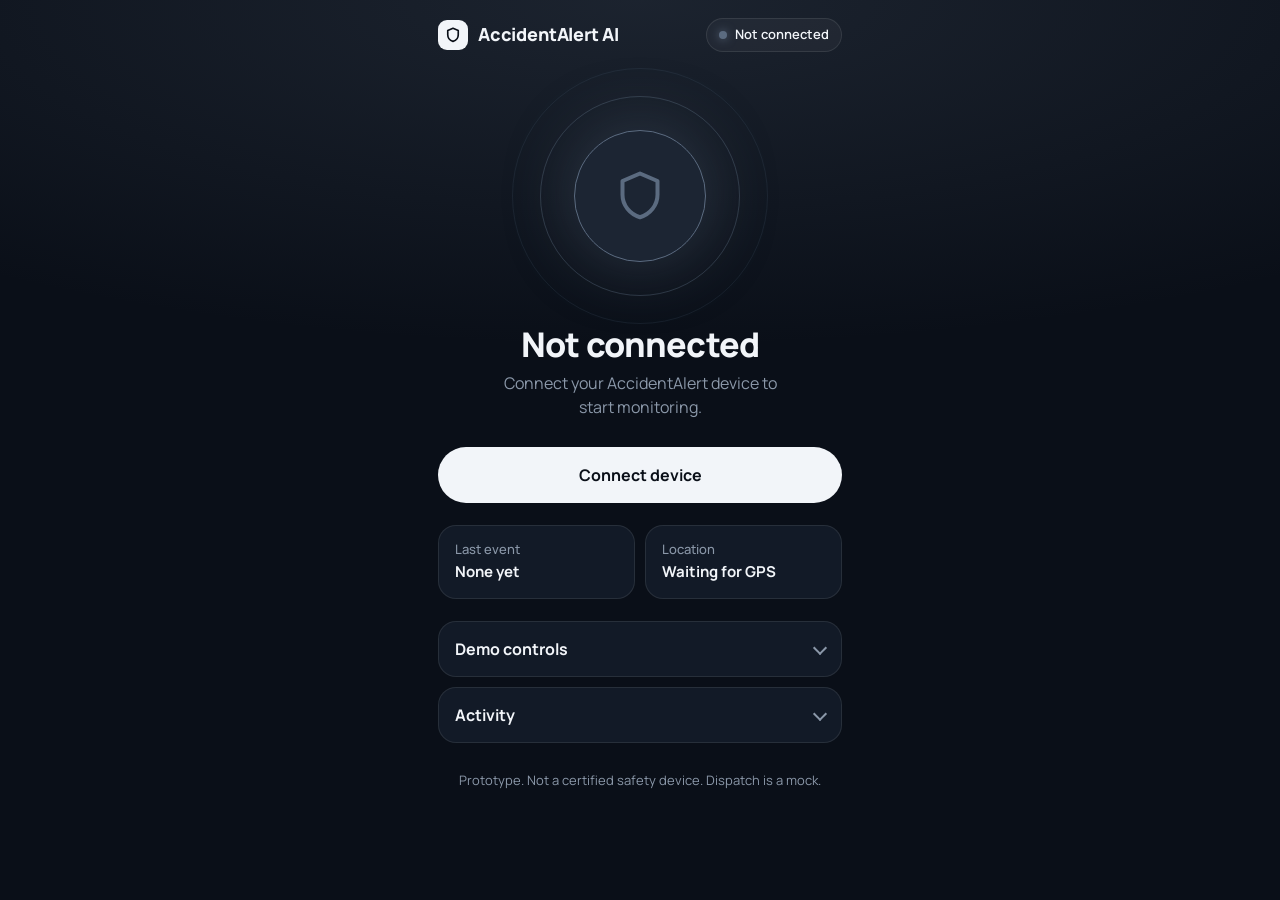
<file: backend/app/static/index.html>
<!doctype html><html lang="en"><head><meta charset="utf-8"><meta name="viewport" content="width=device-width,initial-scale=1,viewport-fit=cover"><meta name="theme-color" content="#0a0f18"><title>AccidentAlert AI</title>
<link rel="preconnect" href="https://fonts.googleapis.com"><link rel="preconnect" href="https://fonts.gstatic.com" crossorigin>
<link rel="stylesheet" href="https://fonts.googleapis.com/css2?family=Manrope:wght@400;500;600;700;800&display=swap">
<style>
:root{--bg:#0a0f18;--s:#121a27;--line:rgba(255,255,255,.09);--tx:#f2f5f9;--mu:#8b98a9;color-scheme:dark}
*{box-sizing:border-box}
body{margin:0;min-height:100dvh;color:var(--tx);font:16px/1.5 Manrope,system-ui,-apple-system,"Segoe UI",Roboto,sans-serif;--c:#5b6b80;background:radial-gradient(120% 55% at 50% 0,color-mix(in srgb,var(--c) 22%,transparent),transparent 70%),var(--bg) no-repeat}
body[data-state=connecting],body[data-state=warn]{--c:#ffb84d}
body[data-state=armed]{--c:#3ddc97}
body[data-state=alert]{--c:#ff4d5e}
main{max-width:440px;margin:0 auto;padding:18px 18px 40px}
header{display:flex;justify-content:space-between;align-items:center}
.logo{display:flex;align-items:center;gap:10px;font-weight:800;font-size:18px;letter-spacing:-.01em}
.logo svg{width:30px;height:30px;padding:6px;border-radius:9px;background:var(--tx);stroke:var(--bg);fill:none;stroke-width:2.2;stroke-linejoin:round}
.chip{display:flex;align-items:center;gap:8px;font-size:13px;font-weight:600;border:1px solid var(--line);background:rgba(255,255,255,.04);border-radius:99px;padding:6px 12px}
.chip i{width:8px;height:8px;border-radius:50%;background:var(--c);box-shadow:0 0 10px var(--c)}
.orb{position:relative;width:200px;height:200px;margin:44px auto 30px;display:grid;place-content:center}
.orb::before,.orb::after{content:"";position:absolute;border-radius:50%;border:1.5px solid var(--c);inset:0;opacity:.4}
.orb::after{inset:-28px;opacity:.16}
.pl{position:absolute;inset:34px;border-radius:50%;border:1.5px solid var(--c);opacity:0}
body[data-state=armed] .pl{animation:pulse 3.2s ease-out infinite}
body[data-state=alert] .pl{animation:pulse 1s ease-out infinite}
@keyframes pulse{from{transform:scale(1);opacity:.6}to{transform:scale(2);opacity:0}}
.core{position:relative;width:132px;height:132px;border-radius:50%;display:grid;place-content:center;background:color-mix(in srgb,var(--c) 14%,var(--s));border:1.5px solid var(--c);box-shadow:0 0 70px color-mix(in srgb,var(--c) 40%,transparent);transition:border-color .3s,box-shadow .3s}
.core svg{width:60px;height:60px;fill:none;stroke:var(--c);stroke-width:1.6;stroke-linecap:round;stroke-linejoin:round}
.chk,.ex{display:none}
body[data-state=armed] .chk{display:block}
body[data-state=warn] .ex,body[data-state=alert] .ex{display:block}
h2{font-size:34px;line-height:1.1;font-weight:800;letter-spacing:-.025em;text-align:center;margin:0 0 8px}
.sub{text-align:center;color:var(--mu);margin:0 auto 28px;max-width:300px}
button{font:inherit;font-weight:700;width:100%;min-height:56px;border-radius:99px;border:1px solid var(--line);background:rgba(255,255,255,.05);color:var(--tx);margin-top:10px;cursor:pointer}
button:focus-visible,summary:focus-visible{outline:3px solid #7cc0ff;outline-offset:2px}
button.pri{background:var(--tx);color:var(--bg);border:0}
button:disabled{opacity:.4}
.rows{display:grid;grid-template-columns:1fr 1fr;gap:10px;margin:22px 0}
.rows div{background:var(--s);border:1px solid var(--line);border-radius:18px;padding:14px 16px}
.rows small{display:block;color:var(--mu);font-size:13px;font-weight:500}
.rows b{font-size:15px;font-weight:700}
details{background:var(--s);border:1px solid var(--line);border-radius:18px;margin-top:10px;padding:0 16px}
summary{padding:15px 0;font-weight:700;cursor:pointer;list-style:none;display:flex;justify-content:space-between}
summary::-webkit-details-marker{display:none}
summary::after{content:"";width:8px;height:8px;margin-top:6px;border:solid var(--mu);border-width:0 2px 2px 0;transform:rotate(45deg);transition:transform .2s}
details[open] summary::after{transform:rotate(-135deg);margin-top:10px}
details[open] summary{border-bottom:1px solid var(--line);margin-bottom:12px}
label{display:block;color:var(--mu);font-size:14px;margin:10px 0 4px}
input{width:100%;font:inherit;padding:12px 14px;border-radius:12px;border:1px solid var(--line);background:var(--bg);color:var(--tx)}
#log{list-style:none;margin:0;padding:0 0 12px;font-size:14px;color:var(--mu);max-height:220px;overflow:auto}
#log li{padding:4px 0}
.warnbox{background:rgba(255,184,77,.12);border:1px solid rgba(255,184,77,.5);border-radius:14px;padding:12px 14px;font-size:14px;margin:-12px 0 22px}.warnbox code{background:rgba(255,255,255,.08);padding:1px 5px;border-radius:5px;font-size:13px}
footer{color:var(--mu);font-size:13px;text-align:center;margin-top:28px}
#ov{display:none;position:fixed;inset:0;z-index:9;flex-direction:column;align-items:center;justify-content:center;padding:24px;text-align:center;background:radial-gradient(circle at 50% 30%,#ff5a67,#a81c2b 75%);color:#fff}
#ov.sent{background:radial-gradient(circle at 50% 30%,#35d08b,#0c6b44 75%)}
#ov h2{font-size:40px;color:#fff}
#ov p{max-width:320px;margin:0 0 22px;opacity:.92}
.cd{position:relative;width:240px;height:240px;margin-bottom:28px}
.cd svg{width:100%;height:100%;transform:rotate(-90deg)}
.cd circle{fill:none;stroke-width:8}
.cd .bg{stroke:rgba(255,255,255,.22)}
#fg{stroke:#fff;stroke-dasharray:679;stroke-linecap:round;transition:stroke-dashoffset 1s linear}
#cnt{position:absolute;inset:0;display:grid;place-content:center;font-size:88px;font-weight:800;letter-spacing:-.04em;font-variant-numeric:tabular-nums}
#cancel{max-width:320px;background:#fff;color:#14181d;border:0;font-size:18px;min-height:62px}
@media(prefers-reduced-motion:reduce){.pl,#fg{animation:none!important;transition:none!important}}
</style></head>
<body data-state="off"><main>
<header><div class="logo"><svg viewBox="0 0 24 24"><path d="M12 3l7 3v5.5c0 4.2-2.9 7.7-7 9-4.1-1.3-7-4.8-7-9V6l7-3z"/></svg>AccidentAlert AI</div><div class="chip"><i></i><span id="chip">Not connected</span></div></header>
<div class="orb"><i class="pl"></i><div class="core"><svg viewBox="0 0 24 24"><path d="M12 3l7 3v5.5c0 4.2-2.9 7.7-7 9-4.1-1.3-7-4.8-7-9V6l7-3z"/><path class="chk" d="m9 12 2 2 4-4"/><path class="ex" d="M12 8.5v4M12 15.5v.01"/></svg></div></div>
<div id="insecure" class="warnbox" hidden><b>Bluetooth and GPS are blocked on this address.</b> Chrome only allows them on <code>https://</code> or <code>http://localhost</code>. Connect the phone by USB and open <code>http://localhost:8000</code>, or see "Testing on a phone" in the README.</div>
<h2 id="rt">Not connected</h2>
<p class="sub" id="rs"></p>
<button id="conn" class="pri">Connect device</button>
<div class="rows"><div><small>Last event</small><b id="last">None yet</b></div><div><small>Location</small><b id="gps">Waiting for GPS</b></div></div>
<details><summary>Demo controls</summary>
<label for="veh">Vehicle label</label><input id="veh" maxlength="40">
<label for="cd">Cancel window in seconds (5 to 60)</label><input id="cd" type="number" min="5" max="60">
<button id="sim">Simulate crash (no device)</button><button id="tc" disabled>Send test crash via device</button><button id="tb" disabled>Send test bump via device</button><div style="height:12px"></div></details>
<details><summary>Activity</summary><ul id="log"></ul></details>
<footer>Prototype. Not a certified safety device. Dispatch is a mock.</footer></main>
<div id="ov"><h2 id="ovt"></h2><p id="ovs"></p><div class="cd"><svg viewBox="0 0 240 240"><circle class="bg" cx="120" cy="120" r="108"/><circle id="fg" cx="120" cy="120" r="108"/></svg><div id="cnt"></div></div><button id="cancel">I am OK, cancel</button></div>
<script>
const SVC='19b10010-e8f2-537e-4f6c-d104768a1214',EVT='19b10011-e8f2-537e-4f6c-d104768a1214',HB='19b10012-e8f2-537e-4f6c-d104768a1214',CMD='19b10013-e8f2-537e-4f6c-d104768a1214';
const $=id=>document.getElementById(id),NAMES=['Normal','Non-crash impact','Knock or drop','Crash'],CIRC=679;
const TITLE={off:'Not connected',connecting:'Connecting',armed:'Armed',warn:'No signal',alert:'Alert'};
const SUB={off:'Connect your AccidentAlert device to start monitoring.',connecting:'Looking for the device. Pick AccidentAlert from the list.',armed:'Watching for impacts. If a crash is detected, an alert is sent automatically.',warn:'The device has stopped responding. Check that it is powered.',alert:'Crash detected.'};
let device,cmd,fix=null,alerting=false,audio=null,lastHb=0,tries=0,lastIgn=0,connected=false,timer=null,beepT=null,gpsOn=false;
$('veh').value=localStorage.getItem('veh')||'Demo vehicle';$('cd').value=localStorage.getItem('cd')||15;
$('veh').onchange=()=>localStorage.setItem('veh',$('veh').value);$('cd').onchange=()=>localStorage.setItem('cd',$('cd').value);
function badge(s,sub){document.body.dataset.state=s;$('rt').textContent=TITLE[s];$('chip').textContent=TITLE[s];$('rs').textContent=sub||SUB[s];$('conn').style.display=(s==='armed'||s==='alert')?'none':'block'}
badge('off');
if(!window.isSecureContext)$('insecure').hidden=false;
function log(t){const li=document.createElement('li');li.textContent=new Date().toLocaleTimeString()+' '+t;$('log').prepend(li);while($('log').children.length>50)$('log').lastChild.remove()}
function beep(){if(!audio)return;const o=audio.createOscillator(),g=audio.createGain();o.frequency.value=880;g.gain.value=0.4;o.connect(g);g.connect(audio.destination);o.start();o.stop(audio.currentTime+0.3)}
async function wake(){try{await navigator.wakeLock.request('screen')}catch(e){}}
document.addEventListener('visibilitychange',()=>{if(document.visibilityState==='visible'&&connected)wake()});
function start(){
  audio=audio||new (window.AudioContext||window.webkitAudioContext)();wake();
  if(navigator.geolocation&&!gpsOn){gpsOn=true;navigator.geolocation.watchPosition(p=>{fix={lat:p.coords.latitude,lng:p.coords.longitude,acc:p.coords.accuracy,ts:p.timestamp};
    $('gps').textContent='Accuracy '+Math.round(p.coords.accuracy)+' m'},e=>{$('gps').textContent='Unavailable'},{enableHighAccuracy:true,maximumAge:5000})}
}
function en(on){$('tc').disabled=!on;$('tb').disabled=!on}
async function attach(){
  const server=await device.gatt.connect(),svc=await server.getPrimaryService(SVC);
  const evt=await svc.getCharacteristic(EVT),hb=await svc.getCharacteristic(HB);cmd=await svc.getCharacteristic(CMD);
  evt.addEventListener('characteristicvaluechanged',e=>onEvent(parse(e.target.value)));
  hb.addEventListener('characteristicvaluechanged',()=>{lastHb=Date.now()});
  await evt.startNotifications();await hb.startNotifications();
  lastHb=Date.now();tries=0;connected=true;en(true);if(!alerting)badge('armed');log('Connected');
}
function retry(){connected=false;en(false);
  if(tries>=10){badge('off','Could not reconnect. Tap Reconnect.');$('conn').textContent='Reconnect';return}
  badge('off','Connection lost. Reconnecting...');tries++;setTimeout(async()=>{try{await attach()}catch(e){retry()}},3000)}
$('conn').onclick=async()=>{
  if(!navigator.bluetooth){badge('off','This browser has no Bluetooth support. Open the page in Chrome on Android.');return}
  start();tries=0;badge('connecting');
  try{if(!device||$('conn').textContent==='Connect device'){device=await navigator.bluetooth.requestDevice({filters:[{services:[SVC]}]});device.addEventListener('gattserverdisconnected',retry)}
    await attach();$('conn').textContent='Connect device';
  }catch(e){badge('off','Could not connect: '+e.message);log('Connect failed: '+e.message)}
};
setInterval(()=>{if(connected&&!alerting)badge(Date.now()-lastHb>5000?'warn':'armed')},1000);
function parse(d){return d.byteLength<14?null:{cls:d.getUint8(1),sev:d.getUint8(2),flags:d.getUint8(3),peak:d.getUint16(4,true)/100,
  conf:d.getUint16(6,true)/1000,ms:d.getUint32(8,true),seq:d.getUint16(12,true)}}
function body(e){return {class:e.cls,severity:e.sev,peak_g:e.peak,confidence:e.conf,flags:e.flags,device_ms:e.ms,seq:e.seq}}
function post(url,obj){return fetch(url,{method:'POST',headers:{'Content-Type':'application/json'},body:JSON.stringify(obj)})}
function onEvent(e){
  if(!e||e.cls===0)return;
  $('last').textContent=NAMES[e.cls]+', '+e.peak.toFixed(1)+' g';
  log(NAMES[e.cls]+' '+e.peak.toFixed(1)+' g'+(e.cls===3?' (alert)':' (ignored)'));
  if(e.cls===3){alertFlow(e);return}
  if(Date.now()-lastIgn>5000){lastIgn=Date.now();post('/api/events',{type:'ignored_event',vehicle_label:$('veh').value||'Demo vehicle',event:body(e),client_time_iso:new Date().toISOString()}).catch(()=>{})}
}
function setRing(n,total){$('fg').style.strokeDashoffset=CIRC*(1-n/total)}
function endAlert(){clearInterval(timer);clearInterval(beepT);alerting=false;$('ov').style.display='none';$('ov').className='';badge(connected?'armed':'off')}
function alertFlow(e){
  if(alerting)return;alerting=true;badge('alert');
  let n=Math.min(60,Math.max(5,parseInt($('cd').value)||15)),total=n;
  const fg=$('fg');fg.style.transition='none';fg.style.strokeDashoffset=0;void fg.getBoundingClientRect();fg.style.transition='';
  $('ov').className='';$('ov').style.display='flex';$('ovt').textContent='Crash detected';
  $('ovs').textContent='An alert with your location will be sent automatically. Tap cancel if you are safe.';
  $('cancel').style.display='block';$('cancel').textContent='I am OK, cancel';$('cnt').textContent=n;
  beepT=setInterval(beep,600);if(navigator.vibrate)navigator.vibrate([400,200,400]);
  $('cancel').onclick=()=>{endAlert();log('Cancelled by user');post('/api/events',{type:'cancelled',vehicle_label:$('veh').value||'Demo vehicle',event:body(e),client_time_iso:new Date().toISOString()}).catch(()=>{})};
  timer=setInterval(()=>{n--;$('cnt').textContent=n;setRing(n,total);if(n<=0){clearInterval(timer);clearInterval(beepT);send(e,total)}},1000);
}
async function send(e,total){
  $('cancel').style.display='none';$('ovt').textContent='Sending alert';$('ovs').textContent='Contacting dispatch...';
  const age=fix?(Date.now()-fix.ts)/1000:null,useFix=fix&&age<=60;
  const payload={vehicle_label:$('veh').value||'Demo vehicle',event:body(e),countdown_s:total,client_time_iso:new Date().toISOString(),
    location:useFix?{lat:fix.lat,lng:fix.lng,accuracy_m:fix.acc,fix_age_s:age}:null};
  for(let i=1;i<=6;i++){
    try{const r=await post('/api/alerts',payload);if(r.ok){$('ov').className='sent';$('ovt').textContent='Alert sent';$('ovs').textContent='Dispatch was notified at '+new Date().toLocaleTimeString()+'.';
      $('cnt').textContent='\u2713';$('fg').style.strokeDashoffset=0;log('Alert sent');setTimeout(endAlert,10000);return}}catch(err){}
    $('ovs').textContent='Attempt '+i+' failed. Retrying in 5 seconds...';await new Promise(r=>setTimeout(r,5000));
  }
  $('ovt').textContent='Alert not sent';$('ovs').textContent='Could not reach the server. Check the connection.';
  $('cancel').style.display='block';$('cancel').textContent='Close';$('cancel').onclick=()=>endAlert();
}
$('sim').onclick=()=>{start();alertFlow({cls:3,sev:2,flags:2,peak:9.4,conf:1,ms:0,seq:0})};
$('tc').onclick=()=>cmd&&cmd.writeValue(Uint8Array.of(1));$('tb').onclick=()=>cmd&&cmd.writeValue(Uint8Array.of(2));
</script></body></html>
</file>
